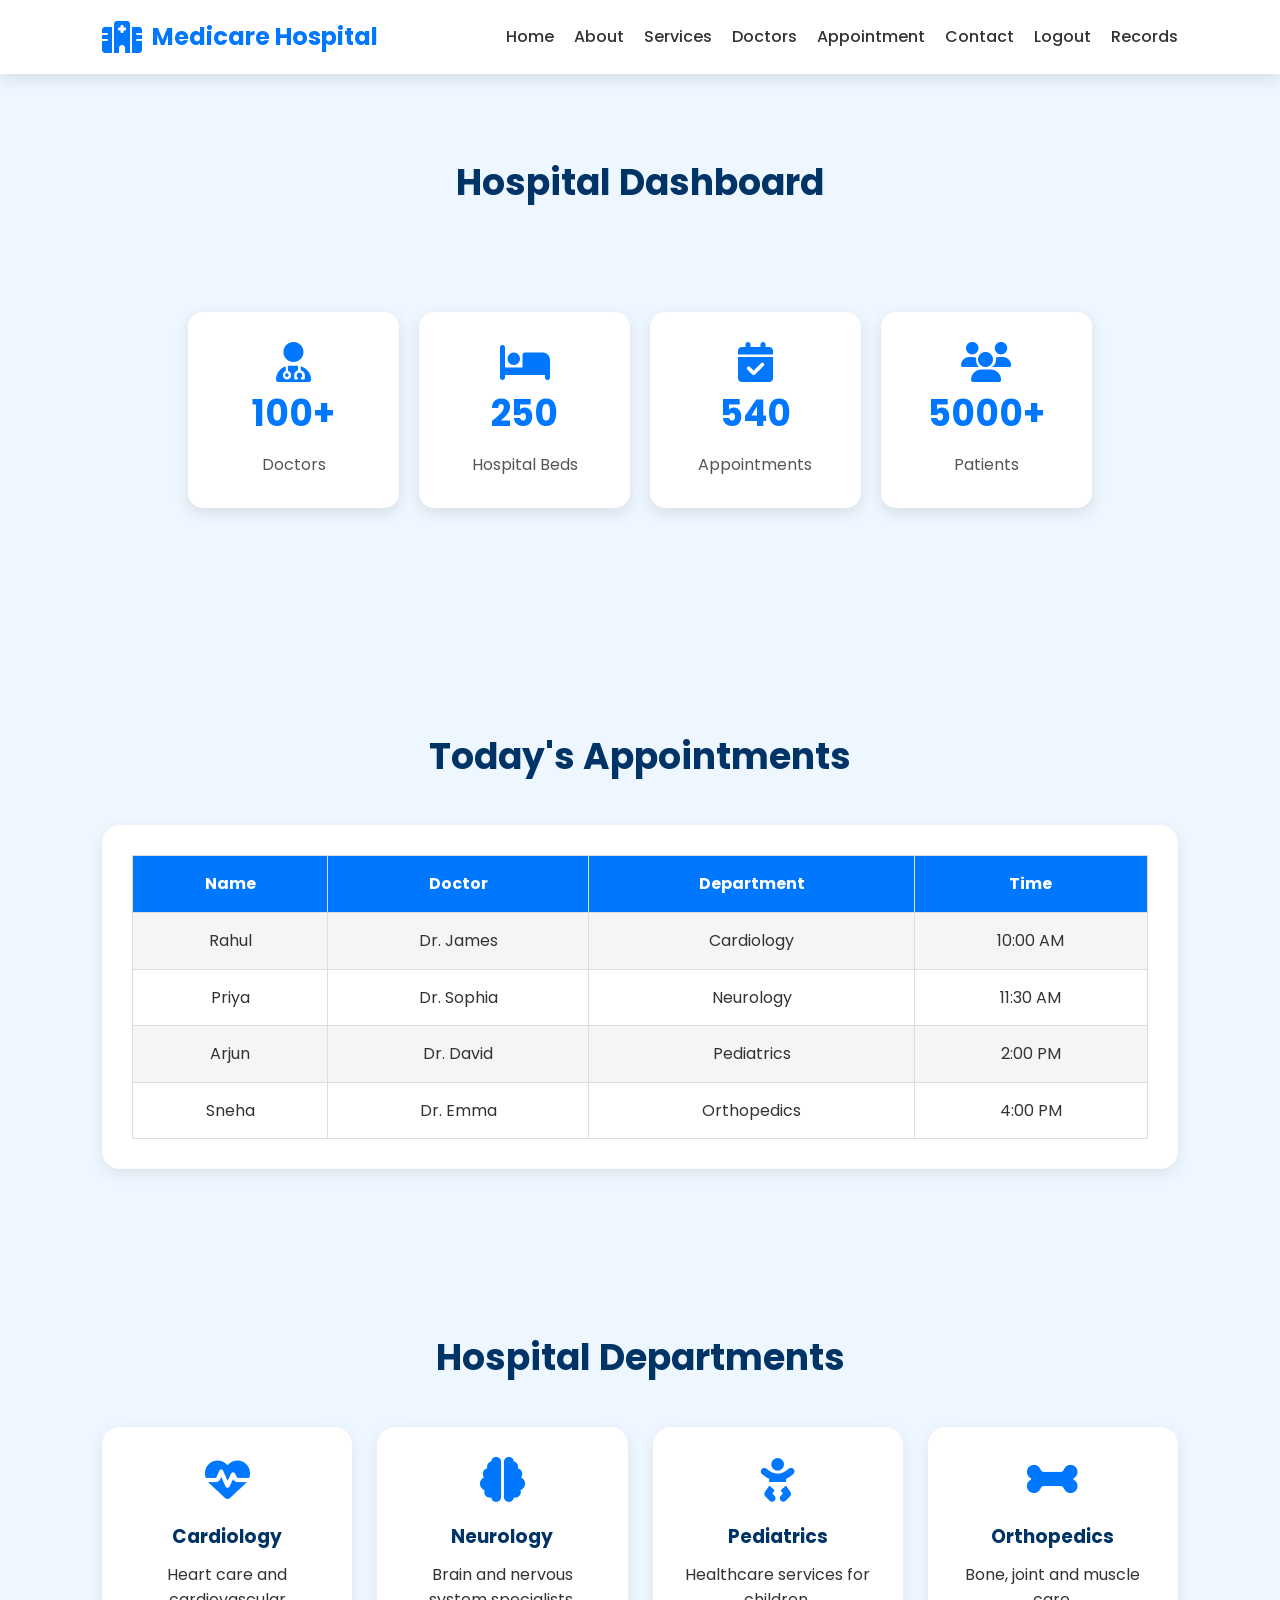
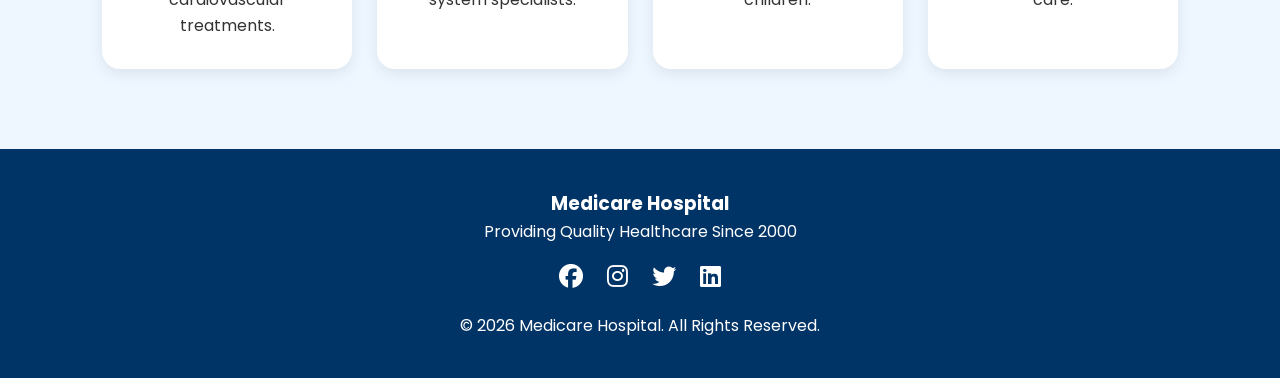
<file: dashboard.html>
<!DOCTYPE html>
<html lang="en">
<head>
    <meta charset="UTF-8">
    <meta name="viewport" content="width=device-width, initial-scale=1.0">
    <title>Dashboard | Medicare Hospital</title>

    <link rel="stylesheet" href="style.css">

    <link rel="stylesheet"
    href="https://cdnjs.cloudflare.com/ajax/libs/font-awesome/6.5.2/css/all.min.css">
</head>
<body>

<header>
    <div class="logo">
        <i class="fa-solid fa-hospital"></i>
        <h2>Medicare Hospital</h2>
    </div>

    <nav>
        <a href="index.html">Home</a>
        <a href="about.html">About</a>
        <a href="services.html">Services</a>
        <a href="doctors.html">Doctors</a>
        <a href="appointments.html">Appointment</a>
        <a href="contact.html">Contact</a>
        <a href="login.html">Logout</a>
        <a href="appointment-records.html">Records</a>
    </nav>
</header>

<section class="services">

<h2 class="title">Hospital Dashboard</h2>

<div class="stats">

<div class="box">
<i class="fa-solid fa-user-doctor" style="font-size:40px;color:#0077ff;"></i>
<h2>100+</h2>
<p>Doctors</p>
</div>

<div class="box">
<i class="fa-solid fa-bed" style="font-size:40px;color:#0077ff;"></i>
<h2>250</h2>
<p>Hospital Beds</p>
</div>

<div class="box">
<i class="fa-solid fa-calendar-check" style="font-size:40px;color:#0077ff;"></i>
<h2>540</h2>
<p>Appointments</p>
</div>

<div class="box">
<i class="fa-solid fa-users" style="font-size:40px;color:#0077ff;"></i>
<h2>5000+</h2>
<p>Patients</p>
</div>

</div>

</section>

<section class="services">

<h2 class="title">Today's Appointments</h2>

<div class="card">

<table style="width:100%;border-collapse:collapse;text-align:center;">

<tr style="background:#0077ff;color:white;">
<th>Name</th>
<th>Doctor</th>
<th>Department</th>
<th>Time</th>
</tr>

<tr>
<td>Rahul</td>
<td>Dr. James</td>
<td>Cardiology</td>
<td>10:00 AM</td>
</tr>

<tr>
<td>Priya</td>
<td>Dr. Sophia</td>
<td>Neurology</td>
<td>11:30 AM</td>
</tr>

<tr>
<td>Arjun</td>
<td>Dr. David</td>
<td>Pediatrics</td>
<td>2:00 PM</td>
</tr>

<tr>
<td>Sneha</td>
<td>Dr. Emma</td>
<td>Orthopedics</td>
<td>4:00 PM</td>
</tr>

</table>

</div>

</section>

<section class="services">

<h2 class="title">Hospital Departments</h2>

<div class="service-container">

<div class="card">
<i class="fa-solid fa-heart-pulse"></i>
<h3>Cardiology</h3>
<p>Heart care and cardiovascular treatments.</p>
</div>

<div class="card">
<i class="fa-solid fa-brain"></i>
<h3>Neurology</h3>
<p>Brain and nervous system specialists.</p>
</div>

<div class="card">
<i class="fa-solid fa-baby"></i>
<h3>Pediatrics</h3>
<p>Healthcare services for children.</p>
</div>

<div class="card">
<i class="fa-solid fa-bone"></i>
<h3>Orthopedics</h3>
<p>Bone, joint and muscle care.</p>
</div>

</div>

</section>

<footer>

<h3>Medicare Hospital</h3>

<p>Providing Quality Healthcare Since 2000</p>

<div class="social">
<i class="fab fa-facebook"></i>
<i class="fab fa-instagram"></i>
<i class="fab fa-twitter"></i>
<i class="fab fa-linkedin"></i>
</div>

<p>&copy; 2026 Medicare Hospital. All Rights Reserved.</p>

</footer>

<script src="script.js"></script>

</body>
</html>
</file>
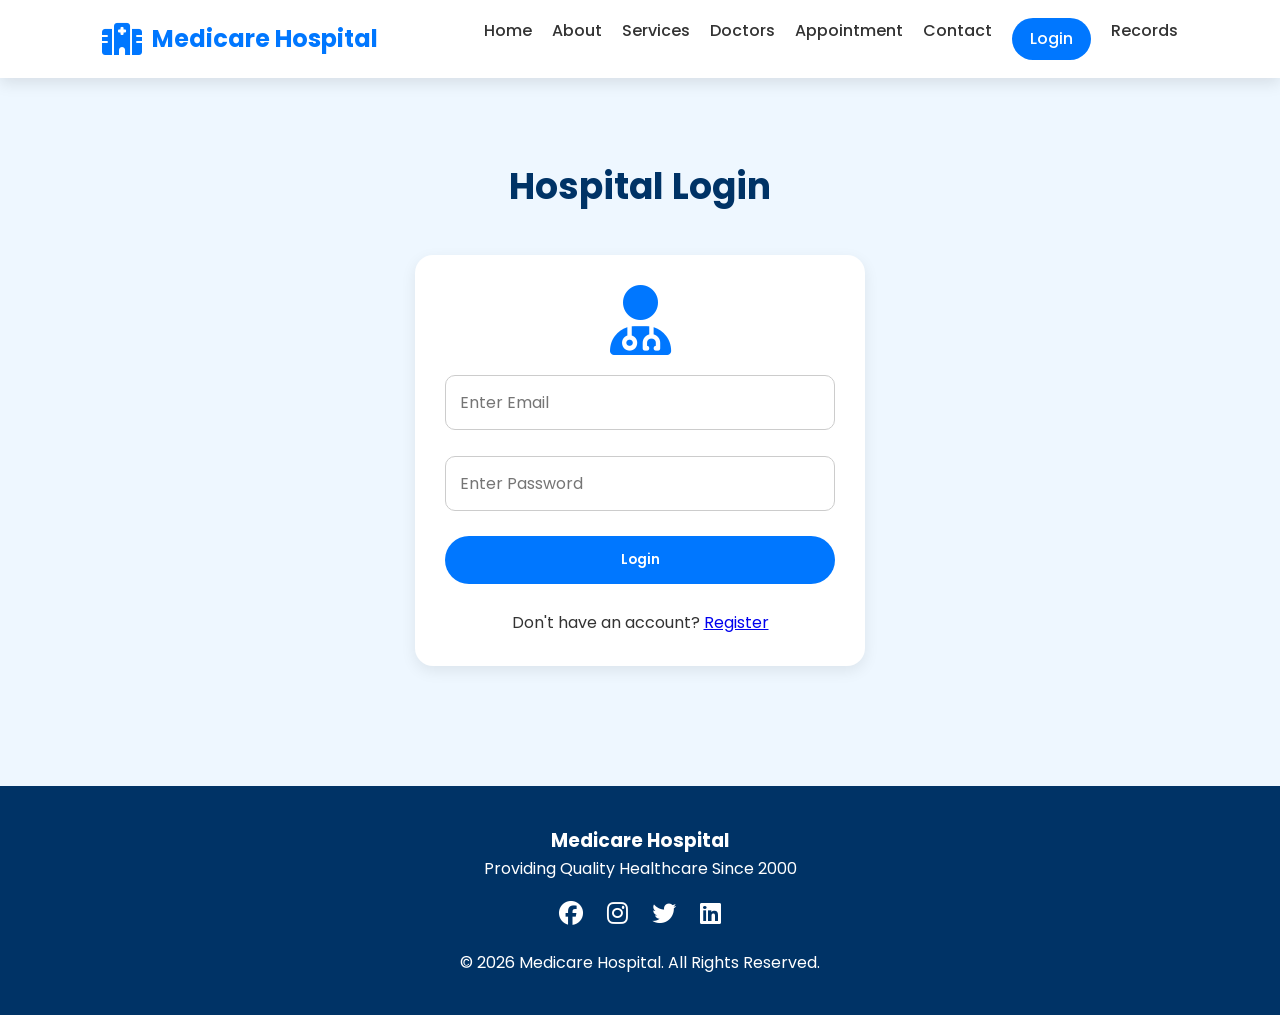
<file: login.html>
<!DOCTYPE html>
<html lang="en">
<head>
    <meta charset="UTF-8">
    <meta name="viewport" content="width=device-width, initial-scale=1.0">
    <title>Login | Medicare Hospital</title>

    <link rel="stylesheet" href="style.css">

    <link rel="stylesheet"
    href="https://cdnjs.cloudflare.com/ajax/libs/font-awesome/6.5.2/css/all.min.css">
</head>
<body>

<!-- Header -->
<header>
    <div class="logo">
        <i class="fa-solid fa-hospital"></i>
        <h2>Medicare Hospital</h2>
    </div>

    <nav>
        <a href="index.html">Home</a>
        <a href="about.html">About</a>
        <a href="services.html">Services</a>
        <a href="doctors.html">Doctors</a>
        <a href="appointments.html">Appointment</a>
        <a href="contact.html">Contact</a>
        <a href="login.html" class="btn">Login</a>
        <a href="appointment-records.html">Records</a>
    </nav>
</header>

<!-- Login Section -->
<section class="services">

<h2 class="title">Hospital Login</h2>

<div class="card" style="max-width:450px; margin:40px auto;">

<i class="fa-solid fa-user-doctor"
style="font-size:70px; color:#0077ff; margin-bottom:20px;"></i>

<form id="loginForm">

<input type="email"
placeholder="Enter Email"
required><br><br>

<input type="password"
placeholder="Enter Password"
required><br><br>

<button class="hero-btn" type="submit">
Login
</button>

<br><br>

<p style="text-align:center;">
Don't have an account?
<a href="#">Register</a>
</p>

</form>

</div>

</section>

<!-- Footer -->
<footer>

<h3>Medicare Hospital</h3>

<p>Providing Quality Healthcare Since 2000</p>

<div class="social">
<i class="fab fa-facebook"></i>
<i class="fab fa-instagram"></i>
<i class="fab fa-twitter"></i>
<i class="fab fa-linkedin"></i>
</div>

<p>&copy; 2026 Medicare Hospital. All Rights Reserved.</p>

</footer>

<script>
document.getElementById("loginForm").addEventListener("submit", function(e){
    e.preventDefault();

    alert("✅ Login Successful!");

    window.location.href = "dashboard.html";
});
</script>

<script src="script.js"></script>

</body>
</html>
</file>
<file: style.css>
/* Google Font */
@import url('https://fonts.googleapis.com/css2?family=Poppins:wght@300;400;500;600;700&display=swap');

/* Reset */
*{
    margin:0;
    padding:0;
    box-sizing:border-box;
    font-family:'Poppins',sans-serif;
}

body{
    background:#f5f9ff;
    color:#333;
    line-height:1.6;
}

/* Header */
header{
    width:100%;
    display:flex;
    justify-content:space-between;
    align-items:center;
    padding:18px 8%;
    background:#fff;
    box-shadow:0 5px 15px rgba(0,0,0,0.1);
    position:sticky;
    top:0;
    z-index:1000;
}

.logo{
    display:flex;
    align-items:center;
    gap:10px;
}

.logo i{
    color:#0077ff;
    font-size:32px;
}

.logo h2{
    color:#0077ff;
}

nav{
    display:flex;
    gap:20px;
}

nav a{
    text-decoration:none;
    color:#333;
    font-weight:500;
    transition:0.3s;
}

nav a:hover{
    color:#0077ff;
}

.btn{
    background:#0077ff;
    color:#fff !important;
    padding:8px 18px;
    border-radius:25px;
}

.btn:hover{
    background:#005fd1;
}

/* Hero Section */
.hero{
    display:flex;
    justify-content:space-between;
    align-items:center;
    padding:70px 8%;
    min-height:90vh;
    background:linear-gradient(135deg,#e9f5ff,#ffffff);
}

.hero-text{
    flex:1;
}

.hero-text h1{
    font-size:55px;
    color:#003366;
    margin-bottom:20px;
}

.hero-text p{
    font-size:18px;
    color:#555;
    margin-bottom:30px;
}

.hero-btn{
    display:inline-block;
    background:#0077ff;
    color:#fff;
    padding:14px 30px;
    border-radius:30px;
    text-decoration:none;
    font-weight:600;
    transition:0.3s;
}

.hero-btn:hover{
    background:#005fd1;
    transform:translateY(-3px);
}

.hero-image{
    flex:1;
    text-align:center;
}

.hero-image img{
    width:90%;
    max-width:500px;
    animation:float 4s ease-in-out infinite;
}

/* Floating Animation */
@keyframes float{
    0%{
        transform:translateY(0);
    }
    50%{
        transform:translateY(-15px);
    }
    100%{
        transform:translateY(0);
    }
}

/* Section Title */
.title{
    text-align:center;
    font-size:36px;
    color:#003366;
    margin-bottom:40px;
}
/* Statistics */
.stats{
    display:grid;
    grid-template-columns:repeat(auto-fit,minmax(180px,1fr));
    gap:20px;
    padding:60px 8%;
}

.box{
    background:#fff;
    padding:30px;
    border-radius:15px;
    text-align:center;
    box-shadow:0 5px 15px rgba(0,0,0,0.1);
    transition:.3s;
}

.box:hover{
    transform:translateY(-8px);
}

.box h2{
    color:#0077ff;
    font-size:36px;
}

.box p{
    margin-top:10px;
    color:#555;
}

/* Services */
.services{
    padding:80px 8%;
    background:#eef7ff;
}

.service-container{
    display:grid;
    grid-template-columns:repeat(auto-fit,minmax(230px,1fr));
    gap:25px;
}

.card{
    background:#fff;
    padding:30px;
    border-radius:18px;
    text-align:center;
    box-shadow:0 5px 15px rgba(0,0,0,.08);
    transition:.3s;
}

.card:hover{
    transform:translateY(-10px);
}

.card i{
    font-size:45px;
    color:#0077ff;
    margin-bottom:20px;
}

.card h3{
    margin-bottom:10px;
    color:#003366;
}

/* Doctors */
.doctors{
    padding:80px 8%;
}

.doctor-container{
    display:grid;
    grid-template-columns:repeat(auto-fit,minmax(240px,1fr));
    gap:25px;
}

.doctor-card{
    background:#fff;
    border-radius:18px;
    overflow:hidden;
    text-align:center;
    box-shadow:0 5px 15px rgba(0,0,0,.1);
    transition:.3s;
}

.doctor-card:hover{
    transform:translateY(-10px);
}

.doctor-card img{
    width:100%;
    height:280px;
    object-fit:cover;
}

.doctor-card h3{
    margin-top:15px;
    color:#003366;
}

.doctor-card p{
    color:#666;
    padding-bottom:20px;
}

/* Footer */
footer{
    background:#003366;
    color:#fff;
    text-align:center;
    padding:40px 20px;
}

footer .social{
    margin:20px 0;
}

footer .social i{
    font-size:24px;
    margin:0 10px;
    cursor:pointer;
    transition:.3s;
}

footer .social i:hover{
    color:#66c2ff;
}

/* Responsive */
@media(max-width:768px){

header{
    flex-direction:column;
    gap:15px;
}

nav{
    flex-wrap:wrap;
    justify-content:center;
}

.hero{
    flex-direction:column;
    text-align:center;
}

.hero-text h1{
    font-size:38px;
}

.hero-image{
    margin-top:30px;
}
}
form input,
form select,
form textarea{
    width:100%;
    padding:14px;
    border:1px solid #ccc;
    border-radius:10px;
    font-size:16px;
    outline:none;
}

form input:focus,
form select:focus,
form textarea:focus{
    border-color:#0077ff;
    box-shadow:0 0 8px rgba(0,119,255,0.3);
}

form button{
    width:100%;
    border:none;
    cursor:pointer;
}
input[type="email"],
input[type="password"]{
    width:100%;
    padding:14px;
    border:1px solid #ccc;
    border-radius:10px;
    font-size:16px;
    outline:none;
}

input[type="email"]:focus,
input[type="password"]:focus{
    border-color:#0077ff;
    box-shadow:0 0 8px rgba(0,119,255,0.3);
}
table{
    width:100%;
}

table th,
table td{
    padding:15px;
    border:1px solid #ddd;
}

table tr:nth-child(even){
    background:#f5f5f5;
}

table tr:hover{
    background:#e8f4ff;
}
</file>
